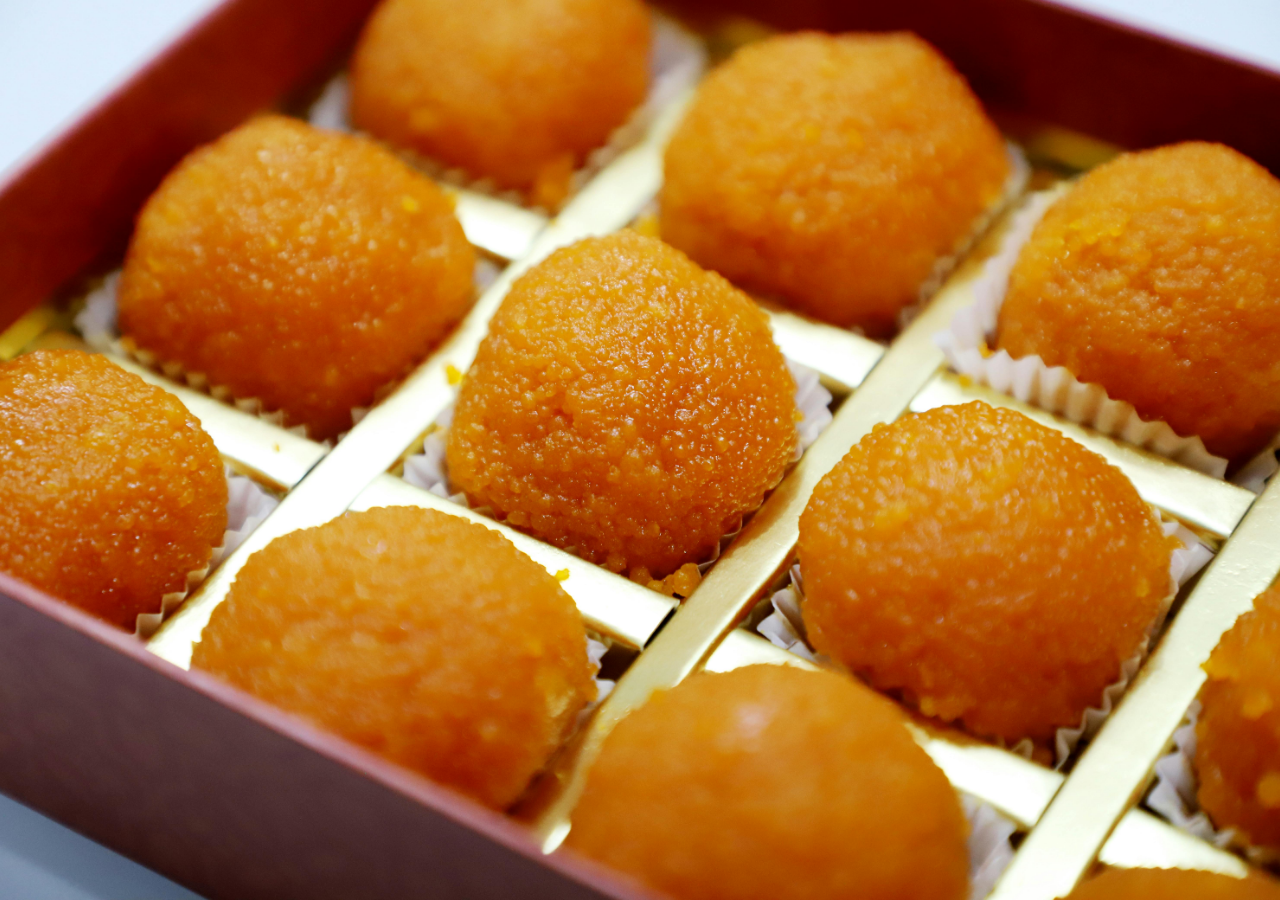
<file: pages/about.html>
<!DOCTYPE html>
<html lang="en">
  <head>
    <meta charset="UTF-8" />
    <meta name="viewport" content="width=device-width, initial-scale=1.0" />
    <title>About Us</title>
    <link rel="stylesheet" href="about.css" />
  </head>
  <body>
    <div class="container">
      <h1>About <span>Us!</span></h1>
      <div class="about">
        <p>
          Welcome to <strong>Gourmet Delights</strong>, where passion meets
          flavor! We bring you a world of exquisite dishes crafted with the
          finest ingredients. Whether you're dining in or ordering online, we
          ensure a seamless and delightful culinary experience. Enjoy great
          food, exceptional service, and a cozy ambiance. Join us for a taste
          that lingers beyond the meal!
        </p>

        <video autoplay loop muted playsinline class="about-video">
          <source src="../assets/dishVideo.mp4" type="video/mp4" />
          Your browser does not support the video tag.
        </video>
      </div>
    </div>
  </body>
</html>
</file>
<file: pages/about.css>
* {
  padding: 0;
  margin: 0;
}
body {
  background: url("../assets/background.jpg") no-repeat center / cover;
  min-height: 100vh;
}
.container {
  position: relative;
  height: 100vh;
  background-color: rgb(255, 255, 255, 0.1);
  backdrop-filter: blur(2rem);
  transform: scale(0);
  animation: zoom-in 0.9s ease forwards;
  display: flex;
  flex-direction: column;
}
.about {
  display: flex;
  flex-wrap: wrap;
  justify-content: center;
  align-items: center;
  gap:1rem;
  max-width: 90vw;
  margin: auto; 
}

h1 {
  text-align: center;
  margin-top: 2rem;
  color: #ffff;
}
.about p {
  flex: 1 1 clamp(20rem, 50%, 40rem);
  font-weight: 400;
  font-size: clamp(1rem, 2vw, 1.4rem);
  color: #fff;
  margin-right: 0.6rem;
}
strong,
span {
  color: #ff8c00;
}
.about-video {
  flex: 1 1 clamp(16rem, 40%, 32rem);
  width: 100%;
  height: clamp(200px, 10vw, 300px);
  object-fit: cover;
  border-radius: 10px;
  display: block;
  margin: 10px;
  box-shadow: 2px 2px 3px #cc7000, -2px -2px 3px #ff8c00;
}
@keyframes zoom-in {
  100% {
    transform: scale(1);
  }
}
</file>
